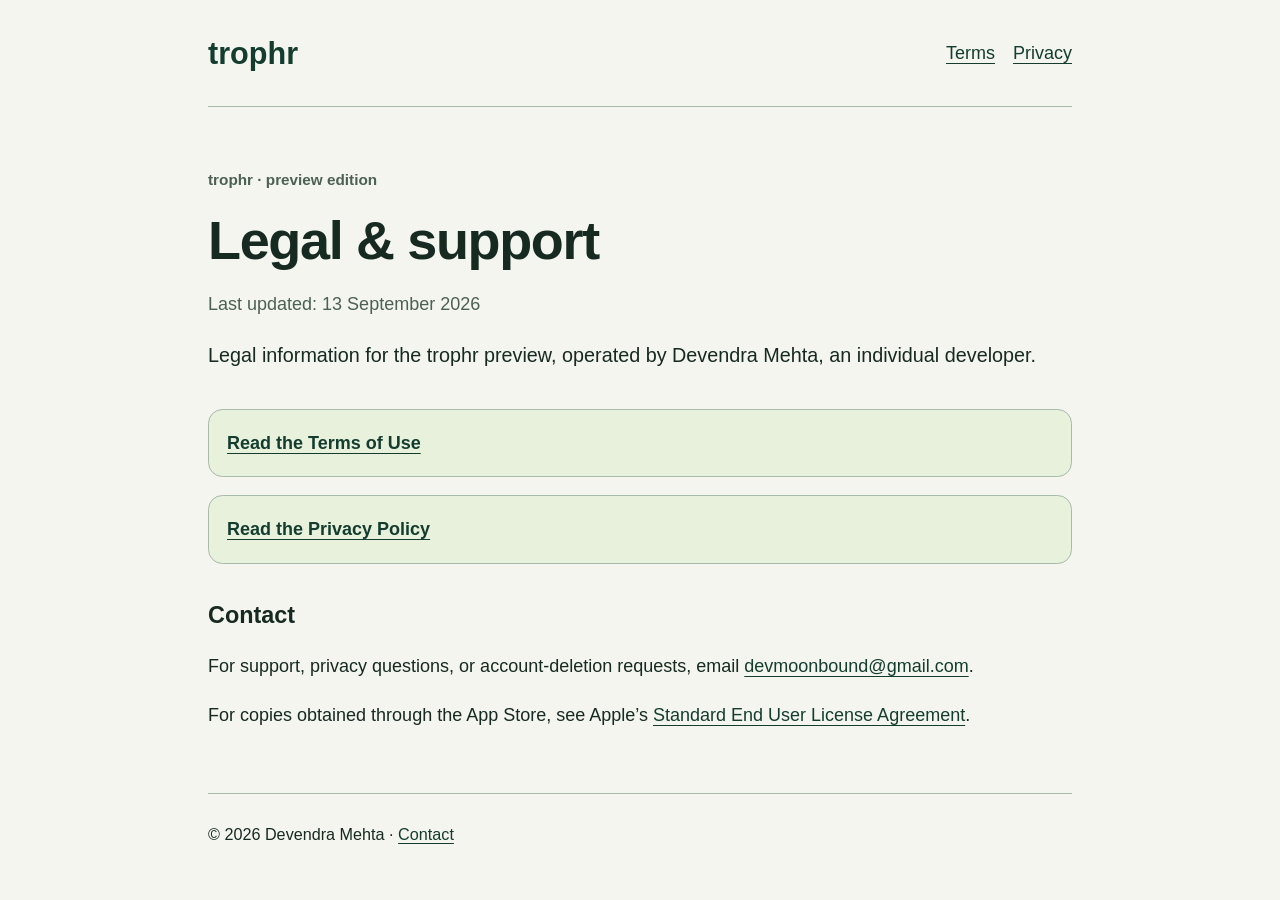
<file: index.html>
<!doctype html>
<html lang="en">
<head>
  <meta charset="utf-8">
  <meta name="viewport" content="width=device-width, initial-scale=1">
  <meta name="description" content="Legal &amp; support for trophr, operated by Devendra Mehta.">
  <meta name="referrer" content="no-referrer">
  <title>Legal &amp; support · trophr</title>
  <link rel="stylesheet" href="styles.css">
</head>
<body>
  <a class="skip" href="#main">Skip to content</a>
  <header><a class="brand" href="index.html">trophr</a><nav aria-label="Legal"><a href="terms.html">Terms</a><a href="privacy.html">Privacy</a></nav></header>
  <main id="main">
    <p class="eyebrow">trophr · preview edition</p>
    <h1>Legal &amp; support</h1>
    <p class="date">Last updated: <time datetime="2026-09-13">13 September 2026</time></p>
<p class="summary">Legal information for the trophr preview, operated by Devendra Mehta, an individual developer.</p>
<div class="links"><a href="terms.html">Read the Terms of Use</a><a href="privacy.html">Read the Privacy Policy</a></div>
<h2>Contact</h2><p>For support, privacy questions, or account-deletion requests, email <a href="mailto:devmoonbound@gmail.com">devmoonbound@gmail.com</a>.</p>
<p>For copies obtained through the App Store, see Apple’s <a href="https://www.apple.com/legal/internet-services/itunes/dev/stdeula/">Standard End User License Agreement</a>.</p>
  </main>
  <footer>© 2026 Devendra Mehta · <a href="mailto:devmoonbound@gmail.com">Contact</a></footer>
</body>
</html>
</file>
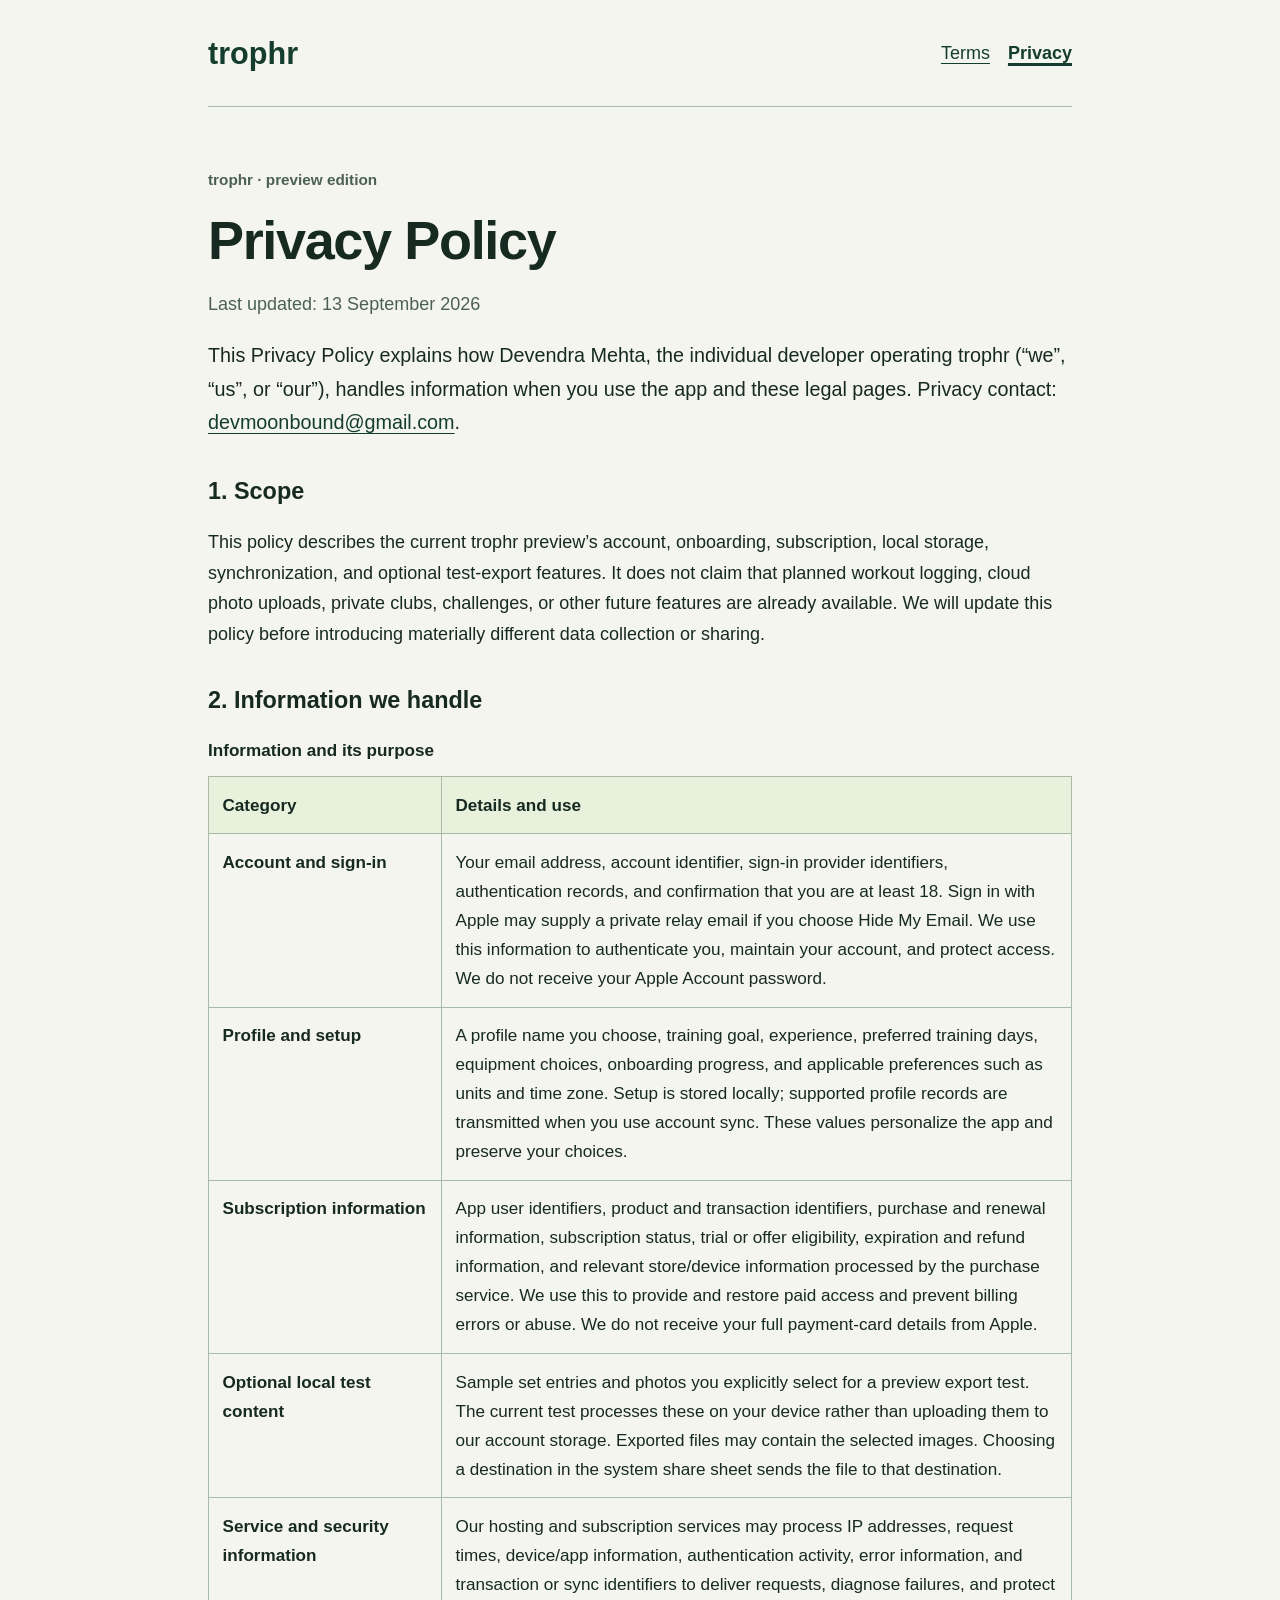
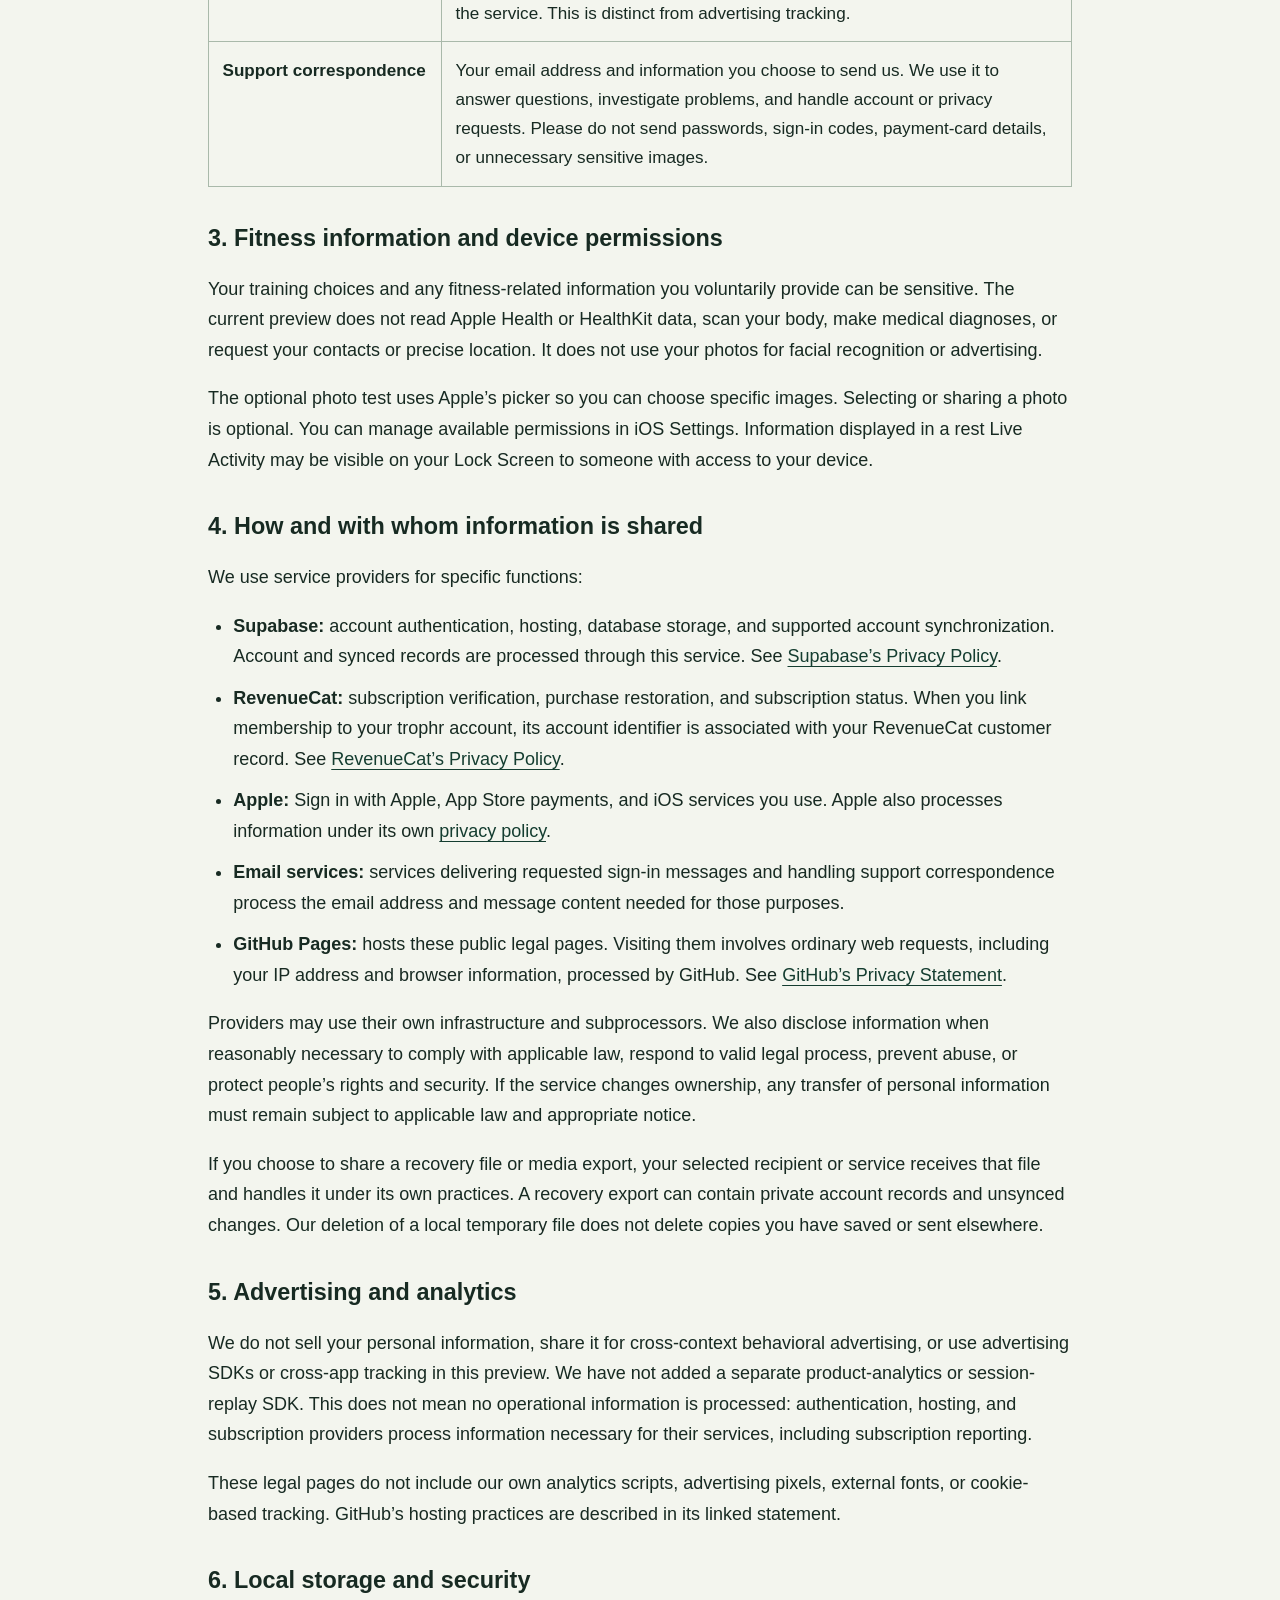
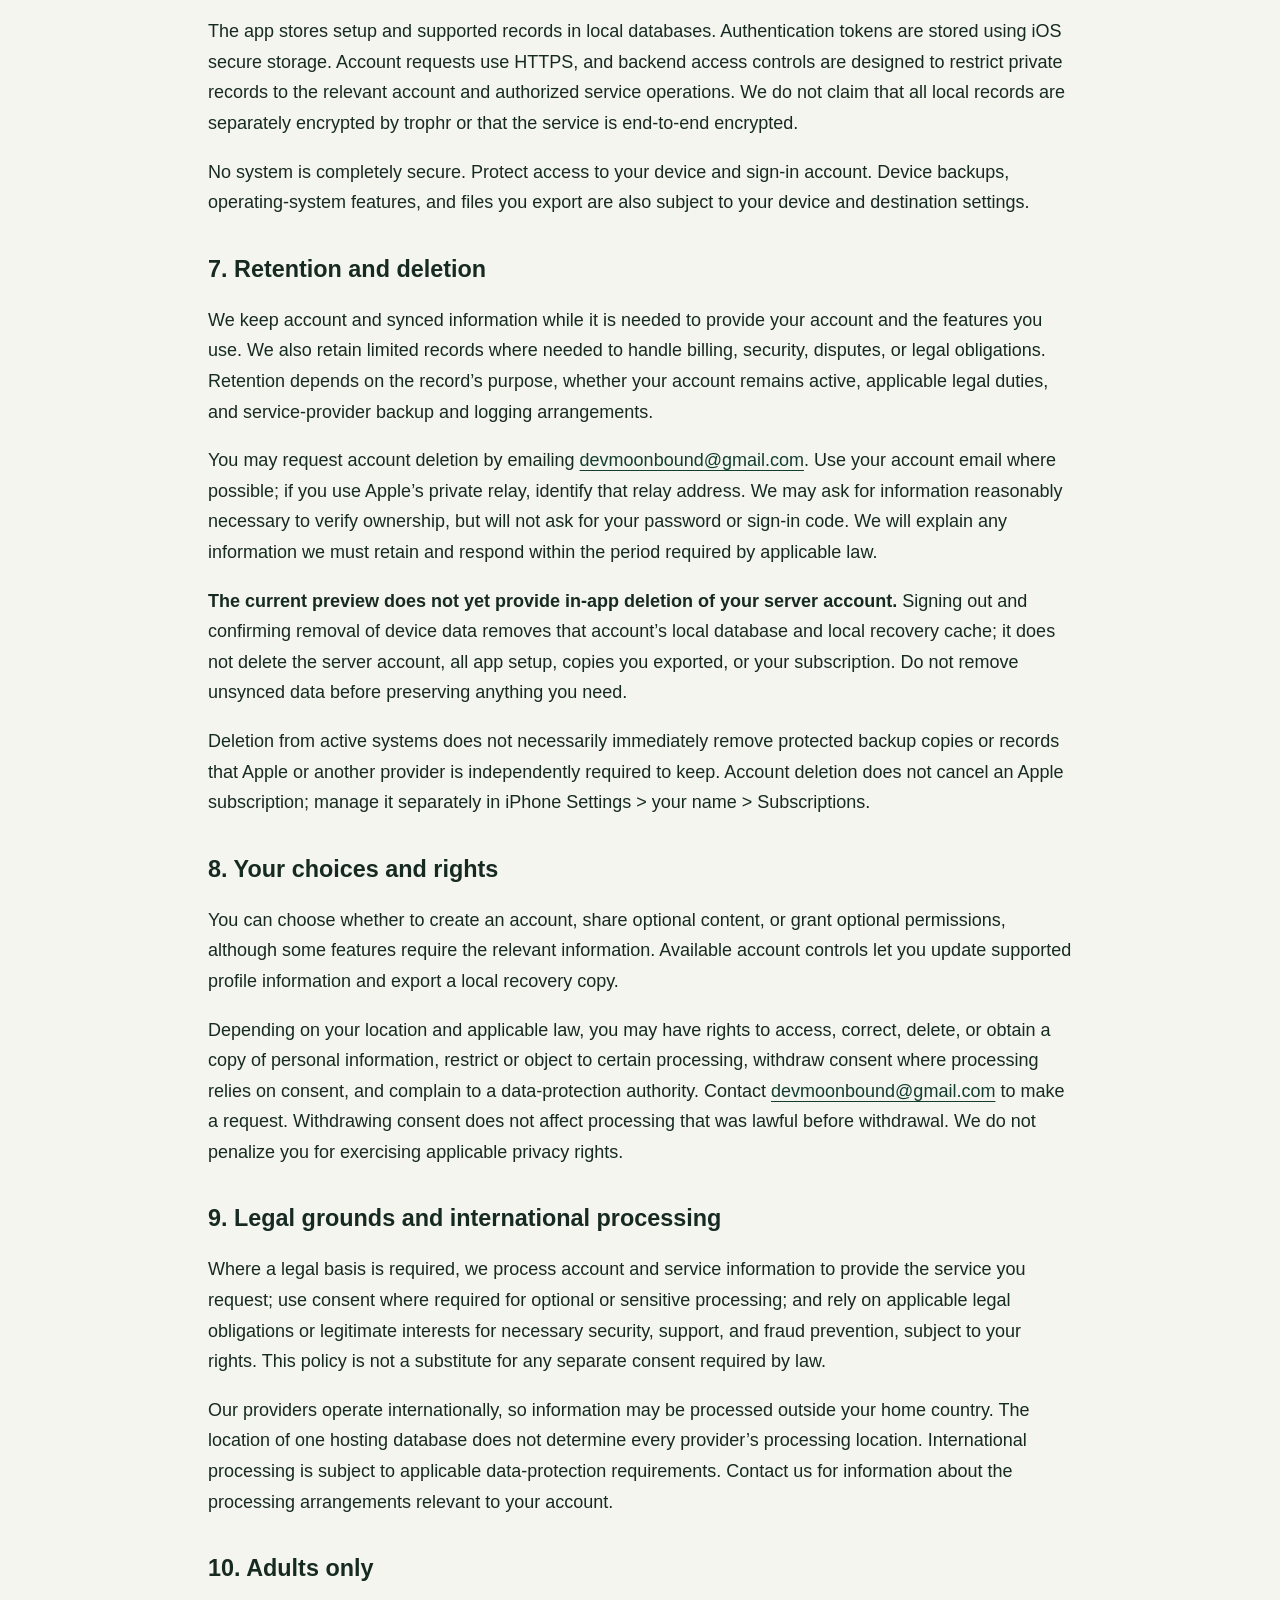
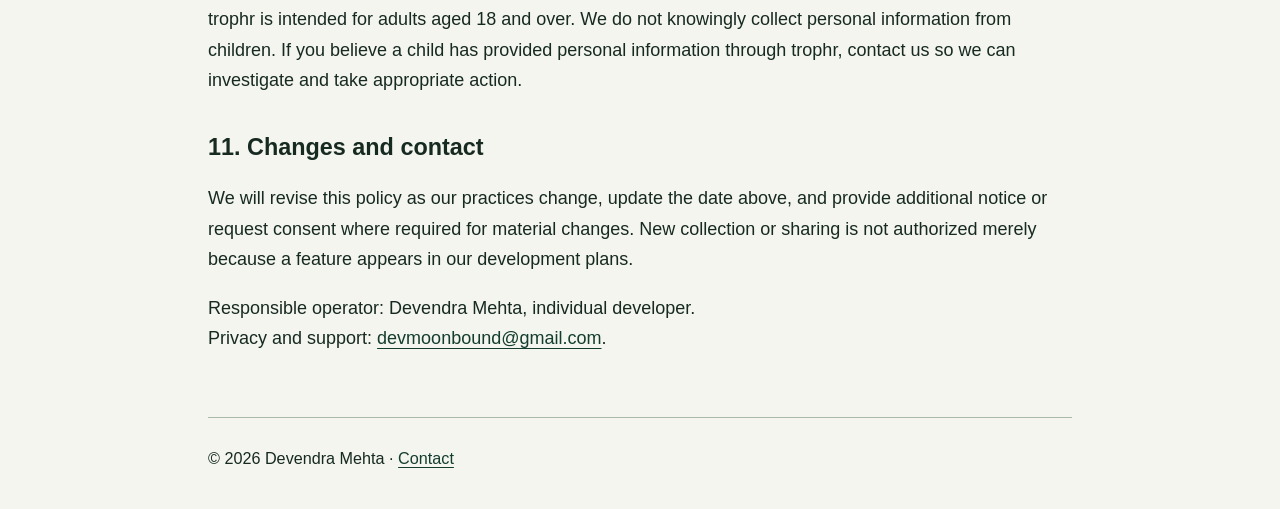
<file: privacy.html>
<!doctype html>
<html lang="en">
<head>
  <meta charset="utf-8">
  <meta name="viewport" content="width=device-width, initial-scale=1">
  <meta name="description" content="Privacy Policy for trophr, operated by Devendra Mehta.">
  <meta name="referrer" content="no-referrer">
  <title>Privacy Policy · trophr</title>
  <link rel="stylesheet" href="styles.css">
</head>
<body>
  <a class="skip" href="#main">Skip to content</a>
  <header><a class="brand" href="index.html">trophr</a><nav aria-label="Legal"><a href="terms.html">Terms</a><a href="privacy.html" aria-current="page">Privacy</a></nav></header>
  <main id="main">
    <p class="eyebrow">trophr · preview edition</p>
    <h1>Privacy Policy</h1>
    <p class="date">Last updated: <time datetime="2026-09-13">13 September 2026</time></p>
<p class="summary">This Privacy Policy explains how Devendra Mehta, the individual developer operating trophr (“we”, “us”, or “our”), handles information when you use the app and these legal pages. Privacy contact: <a href="mailto:devmoonbound@gmail.com">devmoonbound@gmail.com</a>.</p>
<h2>1. Scope</h2>
<p>This policy describes the current trophr preview’s account, onboarding, subscription, local storage, synchronization, and optional test-export features. It does not claim that planned workout logging, cloud photo uploads, private clubs, challenges, or other future features are already available. We will update this policy before introducing materially different data collection or sharing.</p>
<h2>2. Information we handle</h2>
<table><caption>Information and its purpose</caption><thead><tr><th scope="col">Category</th><th scope="col">Details and use</th></tr></thead><tbody>
<tr><th scope="row">Account and sign-in</th><td>Your email address, account identifier, sign-in provider identifiers, authentication records, and confirmation that you are at least 18. Sign in with Apple may supply a private relay email if you choose Hide My Email. We use this information to authenticate you, maintain your account, and protect access. We do not receive your Apple Account password.</td></tr>
<tr><th scope="row">Profile and setup</th><td>A profile name you choose, training goal, experience, preferred training days, equipment choices, onboarding progress, and applicable preferences such as units and time zone. Setup is stored locally; supported profile records are transmitted when you use account sync. These values personalize the app and preserve your choices.</td></tr>
<tr><th scope="row">Subscription information</th><td>App user identifiers, product and transaction identifiers, purchase and renewal information, subscription status, trial or offer eligibility, expiration and refund information, and relevant store/device information processed by the purchase service. We use this to provide and restore paid access and prevent billing errors or abuse. We do not receive your full payment-card details from Apple.</td></tr>
<tr><th scope="row">Optional local test content</th><td>Sample set entries and photos you explicitly select for a preview export test. The current test processes these on your device rather than uploading them to our account storage. Exported files may contain the selected images. Choosing a destination in the system share sheet sends the file to that destination.</td></tr>
<tr><th scope="row">Service and security information</th><td>Our hosting and subscription services may process IP addresses, request times, device/app information, authentication activity, error information, and transaction or sync identifiers to deliver requests, diagnose failures, and protect the service. This is distinct from advertising tracking.</td></tr>
<tr><th scope="row">Support correspondence</th><td>Your email address and information you choose to send us. We use it to answer questions, investigate problems, and handle account or privacy requests. Please do not send passwords, sign-in codes, payment-card details, or unnecessary sensitive images.</td></tr>
</tbody></table>
<h2>3. Fitness information and device permissions</h2>
<p>Your training choices and any fitness-related information you voluntarily provide can be sensitive. The current preview does not read Apple Health or HealthKit data, scan your body, make medical diagnoses, or request your contacts or precise location. It does not use your photos for facial recognition or advertising.</p>
<p>The optional photo test uses Apple’s picker so you can choose specific images. Selecting or sharing a photo is optional. You can manage available permissions in iOS Settings. Information displayed in a rest Live Activity may be visible on your Lock Screen to someone with access to your device.</p>
<h2>4. How and with whom information is shared</h2>
<p>We use service providers for specific functions:</p>
<ul>
<li><strong>Supabase:</strong> account authentication, hosting, database storage, and supported account synchronization. Account and synced records are processed through this service. See <a href="https://supabase.com/privacy">Supabase’s Privacy Policy</a>.</li>
<li><strong>RevenueCat:</strong> subscription verification, purchase restoration, and subscription status. When you link membership to your trophr account, its account identifier is associated with your RevenueCat customer record. See <a href="https://www.revenuecat.com/privacy-policy">RevenueCat’s Privacy Policy</a>.</li>
<li><strong>Apple:</strong> Sign in with Apple, App Store payments, and iOS services you use. Apple also processes information under its own <a href="https://www.apple.com/legal/privacy/">privacy policy</a>.</li>
<li><strong>Email services:</strong> services delivering requested sign-in messages and handling support correspondence process the email address and message content needed for those purposes.</li>
<li><strong>GitHub Pages:</strong> hosts these public legal pages. Visiting them involves ordinary web requests, including your IP address and browser information, processed by GitHub. See <a href="https://docs.github.com/en/site-policy/privacy-policies/github-general-privacy-statement">GitHub’s Privacy Statement</a>.</li>
</ul>
<p>Providers may use their own infrastructure and subprocessors. We also disclose information when reasonably necessary to comply with applicable law, respond to valid legal process, prevent abuse, or protect people’s rights and security. If the service changes ownership, any transfer of personal information must remain subject to applicable law and appropriate notice.</p>
<p>If you choose to share a recovery file or media export, your selected recipient or service receives that file and handles it under its own practices. A recovery export can contain private account records and unsynced changes. Our deletion of a local temporary file does not delete copies you have saved or sent elsewhere.</p>
<h2>5. Advertising and analytics</h2>
<p>We do not sell your personal information, share it for cross-context behavioral advertising, or use advertising SDKs or cross-app tracking in this preview. We have not added a separate product-analytics or session-replay SDK. This does not mean no operational information is processed: authentication, hosting, and subscription providers process information necessary for their services, including subscription reporting.</p>
<p>These legal pages do not include our own analytics scripts, advertising pixels, external fonts, or cookie-based tracking. GitHub’s hosting practices are described in its linked statement.</p>
<h2>6. Local storage and security</h2>
<p>The app stores setup and supported records in local databases. Authentication tokens are stored using iOS secure storage. Account requests use HTTPS, and backend access controls are designed to restrict private records to the relevant account and authorized service operations. We do not claim that all local records are separately encrypted by trophr or that the service is end-to-end encrypted.</p>
<p>No system is completely secure. Protect access to your device and sign-in account. Device backups, operating-system features, and files you export are also subject to your device and destination settings.</p>
<h2>7. Retention and deletion</h2>
<p>We keep account and synced information while it is needed to provide your account and the features you use. We also retain limited records where needed to handle billing, security, disputes, or legal obligations. Retention depends on the record’s purpose, whether your account remains active, applicable legal duties, and service-provider backup and logging arrangements.</p>
<p>You may request account deletion by emailing <a href="mailto:devmoonbound@gmail.com?subject=trophr%20account%20deletion">devmoonbound@gmail.com</a>. Use your account email where possible; if you use Apple’s private relay, identify that relay address. We may ask for information reasonably necessary to verify ownership, but will not ask for your password or sign-in code. We will explain any information we must retain and respond within the period required by applicable law.</p>
<p><strong>The current preview does not yet provide in-app deletion of your server account.</strong> Signing out and confirming removal of device data removes that account’s local database and local recovery cache; it does not delete the server account, all app setup, copies you exported, or your subscription. Do not remove unsynced data before preserving anything you need.</p>
<p>Deletion from active systems does not necessarily immediately remove protected backup copies or records that Apple or another provider is independently required to keep. Account deletion does not cancel an Apple subscription; manage it separately in iPhone Settings &gt; your name &gt; Subscriptions.</p>
<h2>8. Your choices and rights</h2>
<p>You can choose whether to create an account, share optional content, or grant optional permissions, although some features require the relevant information. Available account controls let you update supported profile information and export a local recovery copy.</p>
<p>Depending on your location and applicable law, you may have rights to access, correct, delete, or obtain a copy of personal information, restrict or object to certain processing, withdraw consent where processing relies on consent, and complain to a data-protection authority. Contact <a href="mailto:devmoonbound@gmail.com">devmoonbound@gmail.com</a> to make a request. Withdrawing consent does not affect processing that was lawful before withdrawal. We do not penalize you for exercising applicable privacy rights.</p>
<h2>9. Legal grounds and international processing</h2>
<p>Where a legal basis is required, we process account and service information to provide the service you request; use consent where required for optional or sensitive processing; and rely on applicable legal obligations or legitimate interests for necessary security, support, and fraud prevention, subject to your rights. This policy is not a substitute for any separate consent required by law.</p>
<p>Our providers operate internationally, so information may be processed outside your home country. The location of one hosting database does not determine every provider’s processing location. International processing is subject to applicable data-protection requirements. Contact us for information about the processing arrangements relevant to your account.</p>
<h2>10. Adults only</h2>
<p>trophr is intended for adults aged 18 and over. We do not knowingly collect personal information from children. If you believe a child has provided personal information through trophr, contact us so we can investigate and take appropriate action.</p>
<h2>11. Changes and contact</h2>
<p>We will revise this policy as our practices change, update the date above, and provide additional notice or request consent where required for material changes. New collection or sharing is not authorized merely because a feature appears in our development plans.</p>
<p>Responsible operator: Devendra Mehta, individual developer.<br>Privacy and support: <a href="mailto:devmoonbound@gmail.com">devmoonbound@gmail.com</a>.</p>
  </main>
  <footer>© 2026 Devendra Mehta · <a href="mailto:devmoonbound@gmail.com">Contact</a></footer>
</body>
</html>
</file>
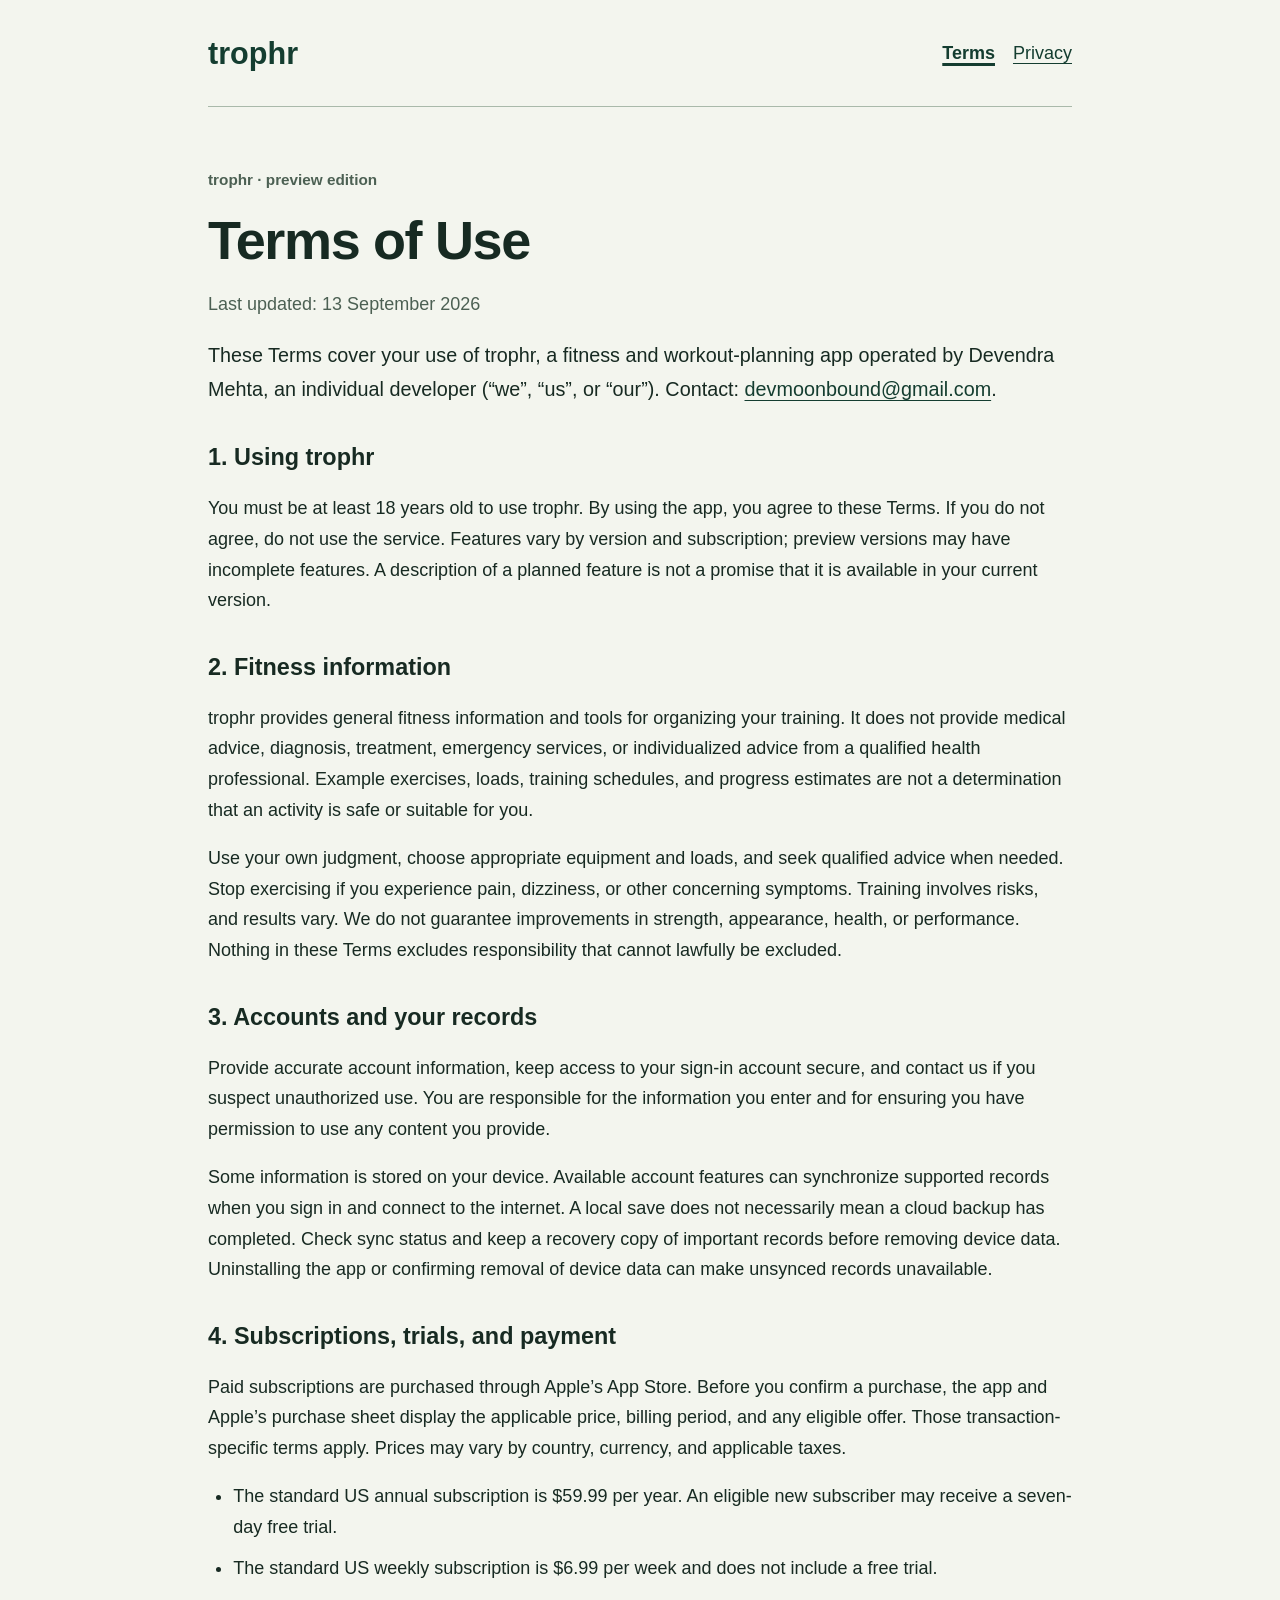
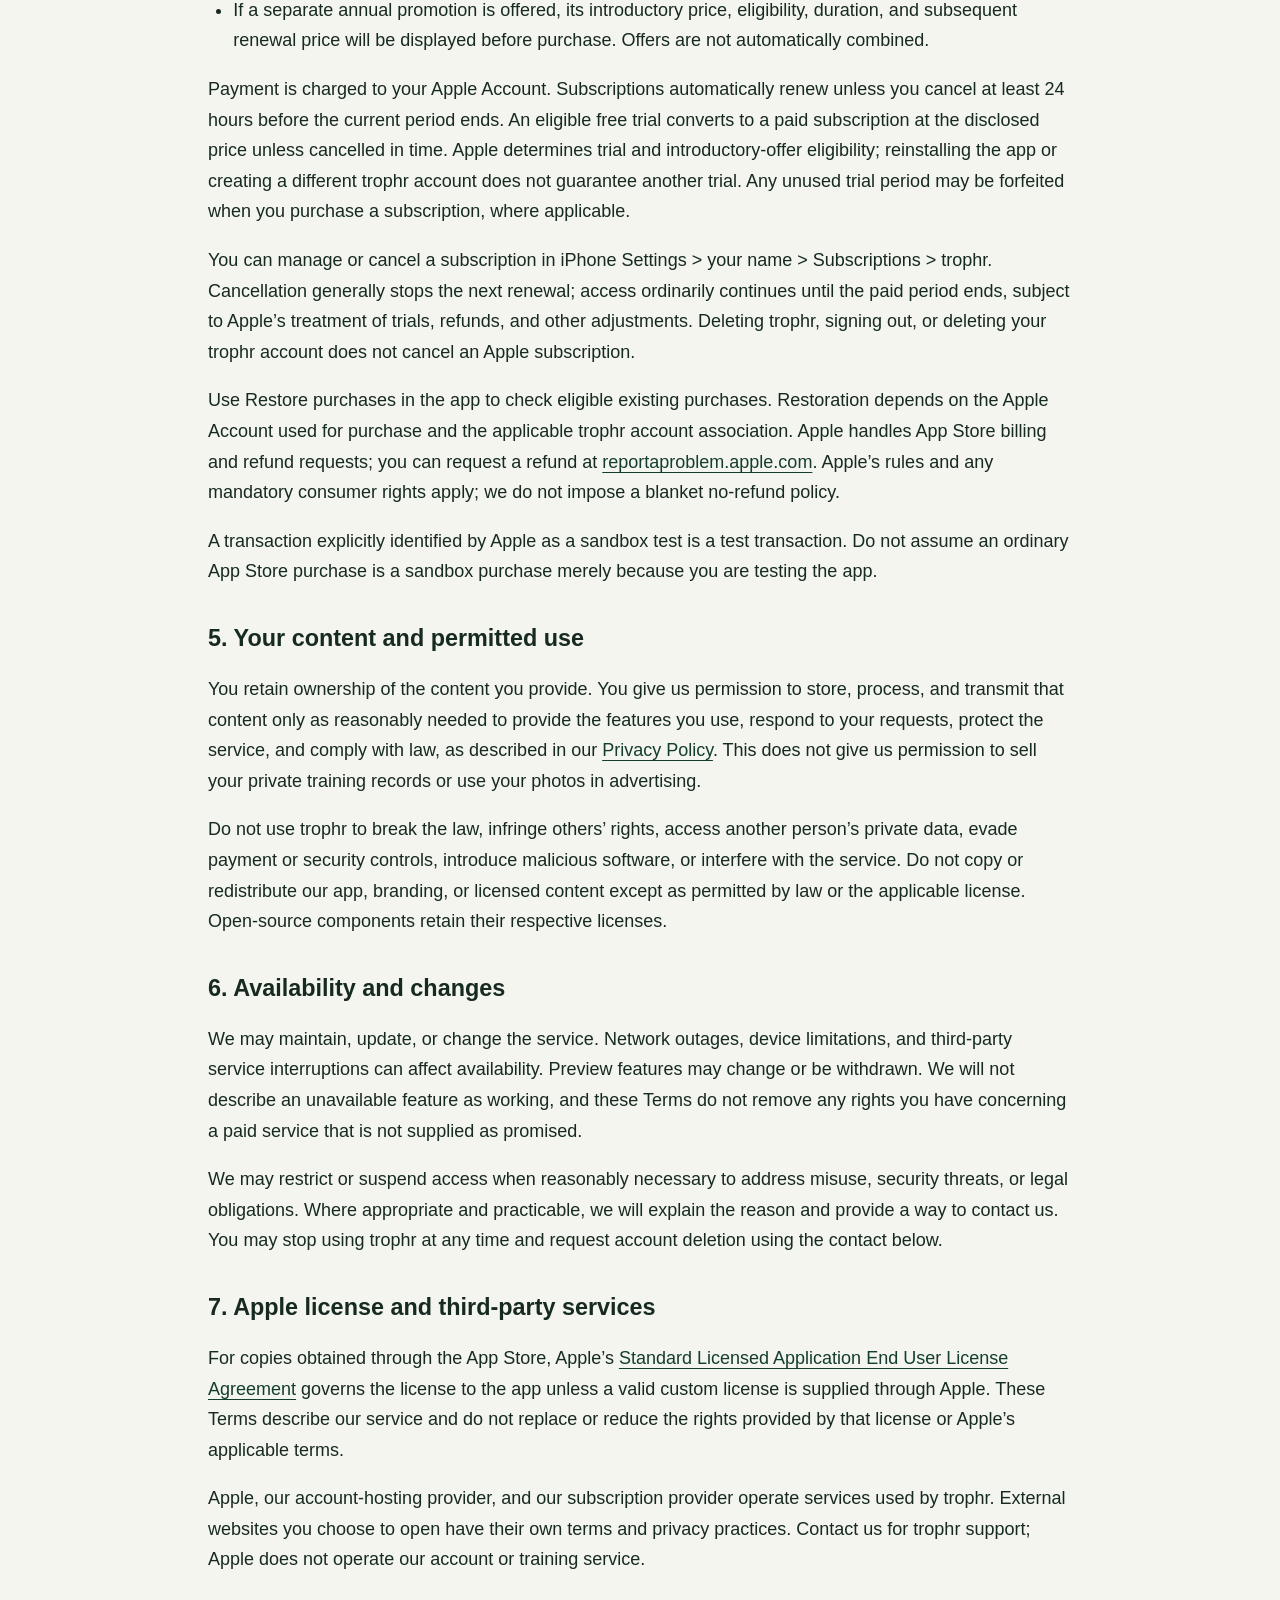
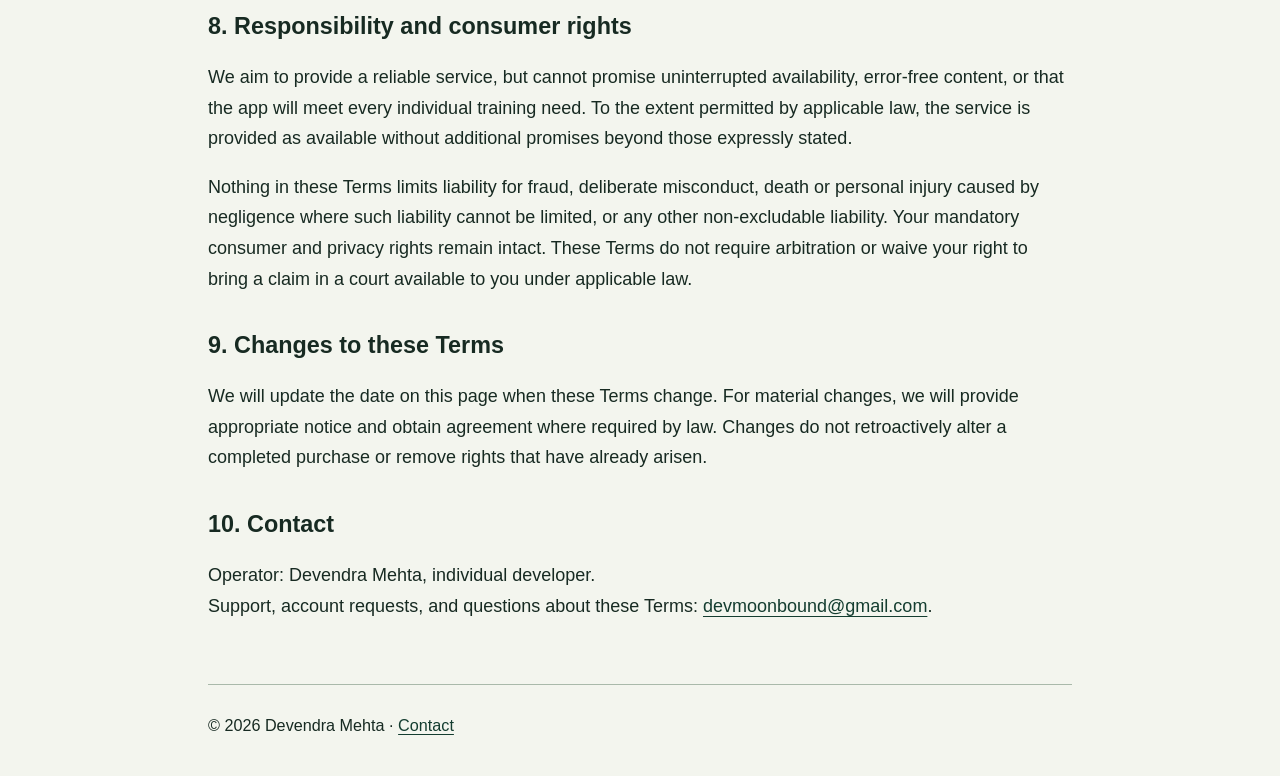
<file: terms.html>
<!doctype html>
<html lang="en">
<head>
  <meta charset="utf-8">
  <meta name="viewport" content="width=device-width, initial-scale=1">
  <meta name="description" content="Terms of Use for trophr, operated by Devendra Mehta.">
  <meta name="referrer" content="no-referrer">
  <title>Terms of Use · trophr</title>
  <link rel="stylesheet" href="styles.css">
</head>
<body>
  <a class="skip" href="#main">Skip to content</a>
  <header><a class="brand" href="index.html">trophr</a><nav aria-label="Legal"><a href="terms.html" aria-current="page">Terms</a><a href="privacy.html">Privacy</a></nav></header>
  <main id="main">
    <p class="eyebrow">trophr · preview edition</p>
    <h1>Terms of Use</h1>
    <p class="date">Last updated: <time datetime="2026-09-13">13 September 2026</time></p>
<p class="summary">These Terms cover your use of trophr, a fitness and workout-planning app operated by Devendra Mehta, an individual developer (“we”, “us”, or “our”). Contact: <a href="mailto:devmoonbound@gmail.com">devmoonbound@gmail.com</a>.</p>
<h2>1. Using trophr</h2>
<p>You must be at least 18 years old to use trophr. By using the app, you agree to these Terms. If you do not agree, do not use the service. Features vary by version and subscription; preview versions may have incomplete features. A description of a planned feature is not a promise that it is available in your current version.</p>
<h2>2. Fitness information</h2>
<p>trophr provides general fitness information and tools for organizing your training. It does not provide medical advice, diagnosis, treatment, emergency services, or individualized advice from a qualified health professional. Example exercises, loads, training schedules, and progress estimates are not a determination that an activity is safe or suitable for you.</p>
<p>Use your own judgment, choose appropriate equipment and loads, and seek qualified advice when needed. Stop exercising if you experience pain, dizziness, or other concerning symptoms. Training involves risks, and results vary. We do not guarantee improvements in strength, appearance, health, or performance. Nothing in these Terms excludes responsibility that cannot lawfully be excluded.</p>
<h2>3. Accounts and your records</h2>
<p>Provide accurate account information, keep access to your sign-in account secure, and contact us if you suspect unauthorized use. You are responsible for the information you enter and for ensuring you have permission to use any content you provide.</p>
<p>Some information is stored on your device. Available account features can synchronize supported records when you sign in and connect to the internet. A local save does not necessarily mean a cloud backup has completed. Check sync status and keep a recovery copy of important records before removing device data. Uninstalling the app or confirming removal of device data can make unsynced records unavailable.</p>
<h2>4. Subscriptions, trials, and payment</h2>
<p>Paid subscriptions are purchased through Apple’s App Store. Before you confirm a purchase, the app and Apple’s purchase sheet display the applicable price, billing period, and any eligible offer. Those transaction-specific terms apply. Prices may vary by country, currency, and applicable taxes.</p>
<ul>
<li>The standard US annual subscription is $59.99 per year. An eligible new subscriber may receive a seven-day free trial.</li>
<li>The standard US weekly subscription is $6.99 per week and does not include a free trial.</li>
<li>If a separate annual promotion is offered, its introductory price, eligibility, duration, and subsequent renewal price will be displayed before purchase. Offers are not automatically combined.</li>
</ul>
<p>Payment is charged to your Apple Account. Subscriptions automatically renew unless you cancel at least 24 hours before the current period ends. An eligible free trial converts to a paid subscription at the disclosed price unless cancelled in time. Apple determines trial and introductory-offer eligibility; reinstalling the app or creating a different trophr account does not guarantee another trial. Any unused trial period may be forfeited when you purchase a subscription, where applicable.</p>
<p>You can manage or cancel a subscription in iPhone Settings &gt; your name &gt; Subscriptions &gt; trophr. Cancellation generally stops the next renewal; access ordinarily continues until the paid period ends, subject to Apple’s treatment of trials, refunds, and other adjustments. Deleting trophr, signing out, or deleting your trophr account does not cancel an Apple subscription.</p>
<p>Use Restore purchases in the app to check eligible existing purchases. Restoration depends on the Apple Account used for purchase and the applicable trophr account association. Apple handles App Store billing and refund requests; you can request a refund at <a href="https://reportaproblem.apple.com/">reportaproblem.apple.com</a>. Apple’s rules and any mandatory consumer rights apply; we do not impose a blanket no-refund policy.</p>
<p>A transaction explicitly identified by Apple as a sandbox test is a test transaction. Do not assume an ordinary App Store purchase is a sandbox purchase merely because you are testing the app.</p>
<h2>5. Your content and permitted use</h2>
<p>You retain ownership of the content you provide. You give us permission to store, process, and transmit that content only as reasonably needed to provide the features you use, respond to your requests, protect the service, and comply with law, as described in our <a href="privacy.html">Privacy Policy</a>. This does not give us permission to sell your private training records or use your photos in advertising.</p>
<p>Do not use trophr to break the law, infringe others’ rights, access another person’s private data, evade payment or security controls, introduce malicious software, or interfere with the service. Do not copy or redistribute our app, branding, or licensed content except as permitted by law or the applicable license. Open-source components retain their respective licenses.</p>
<h2>6. Availability and changes</h2>
<p>We may maintain, update, or change the service. Network outages, device limitations, and third-party service interruptions can affect availability. Preview features may change or be withdrawn. We will not describe an unavailable feature as working, and these Terms do not remove any rights you have concerning a paid service that is not supplied as promised.</p>
<p>We may restrict or suspend access when reasonably necessary to address misuse, security threats, or legal obligations. Where appropriate and practicable, we will explain the reason and provide a way to contact us. You may stop using trophr at any time and request account deletion using the contact below.</p>
<h2>7. Apple license and third-party services</h2>
<p>For copies obtained through the App Store, Apple’s <a href="https://www.apple.com/legal/internet-services/itunes/dev/stdeula/">Standard Licensed Application End User License Agreement</a> governs the license to the app unless a valid custom license is supplied through Apple. These Terms describe our service and do not replace or reduce the rights provided by that license or Apple’s applicable terms.</p>
<p>Apple, our account-hosting provider, and our subscription provider operate services used by trophr. External websites you choose to open have their own terms and privacy practices. Contact us for trophr support; Apple does not operate our account or training service.</p>
<h2>8. Responsibility and consumer rights</h2>
<p>We aim to provide a reliable service, but cannot promise uninterrupted availability, error-free content, or that the app will meet every individual training need. To the extent permitted by applicable law, the service is provided as available without additional promises beyond those expressly stated.</p>
<p>Nothing in these Terms limits liability for fraud, deliberate misconduct, death or personal injury caused by negligence where such liability cannot be limited, or any other non-excludable liability. Your mandatory consumer and privacy rights remain intact. These Terms do not require arbitration or waive your right to bring a claim in a court available to you under applicable law.</p>
<h2>9. Changes to these Terms</h2>
<p>We will update the date on this page when these Terms change. For material changes, we will provide appropriate notice and obtain agreement where required by law. Changes do not retroactively alter a completed purchase or remove rights that have already arisen.</p>
<h2>10. Contact</h2>
<p>Operator: Devendra Mehta, individual developer.<br>Support, account requests, and questions about these Terms: <a href="mailto:devmoonbound@gmail.com">devmoonbound@gmail.com</a>.</p>
  </main>
  <footer>© 2026 Devendra Mehta · <a href="mailto:devmoonbound@gmail.com">Contact</a></footer>
</body>
</html>
</file>
<file: styles.css>
:root { color-scheme: light; font-family: -apple-system, BlinkMacSystemFont, "Segoe UI", sans-serif; color: #172a22; background: #f3f5ee; font-size: 18px; line-height: 1.7; }
* { box-sizing: border-box; }
body { margin: 0; overflow-wrap: anywhere; }
header, main, footer { width: min(100% - 2rem, 48rem); margin-inline: auto; }
header { display: flex; align-items: center; justify-content: space-between; gap: 1rem; flex-wrap: wrap; padding-block: 1.5rem; border-bottom: 1px solid #a9b9aa; }
.brand { font-size: 1.7rem; font-weight: 750; text-decoration: none; }
nav { display: flex; flex-wrap: wrap; gap: 1rem; }
a { color: #143d30; text-underline-offset: .2em; }
nav a { display: inline-block; padding-block: .5rem; }
a[aria-current="page"] { font-weight: 750; text-decoration-thickness: .15em; }
a:focus-visible { outline: 3px solid #143d30; outline-offset: 5px; }
main { padding-block: 2.5rem; }
h1 { font-size: clamp(2rem, 7vw, 3rem); line-height: 1.15; margin-block: .4rem 1rem; letter-spacing: -.025em; }
h2 { font-size: 1.3rem; line-height: 1.35; margin-top: 2rem; }
.eyebrow, .date { color: #4c6053; }
.eyebrow { font-size: .85rem; font-weight: 650; }
.summary { font-size: 1.1rem; }
li { margin-block: .6rem; }
ul { padding-left: 1.4rem; }
table { width: 100%; border-collapse: collapse; font-size: .95rem; }
caption { text-align: left; font-weight: 650; margin-bottom: .6rem; }
th, td { text-align: left; vertical-align: top; padding: .75rem; border: 1px solid #a9b9aa; }
thead { background: #e7f1dc; }
th[scope="row"] { width: 27%; }
.links { display: grid; gap: 1rem; margin-block: 2rem; }
.links a { display: block; padding: 1rem; background: #e7f1dc; border: 1px solid #a9b9aa; border-radius: .8rem; font-weight: 650; }
footer { border-top: 1px solid #a9b9aa; padding-block: 1.5rem 2rem; font-size: .9rem; }
.skip { position: absolute; left: 1rem; top: -10rem; padding: .75rem; background: white; z-index: 10; }
.skip:focus { top: .5rem; }
@media (max-width: 420px) { th, td { padding: .4rem; } table { font-size: .9rem; } }
@media print { :root { background: white; font-size: 11pt; } header, footer, .skip { display: none; } main { width: 100%; padding: 0; } h2 { break-after: avoid; } }
</file>
